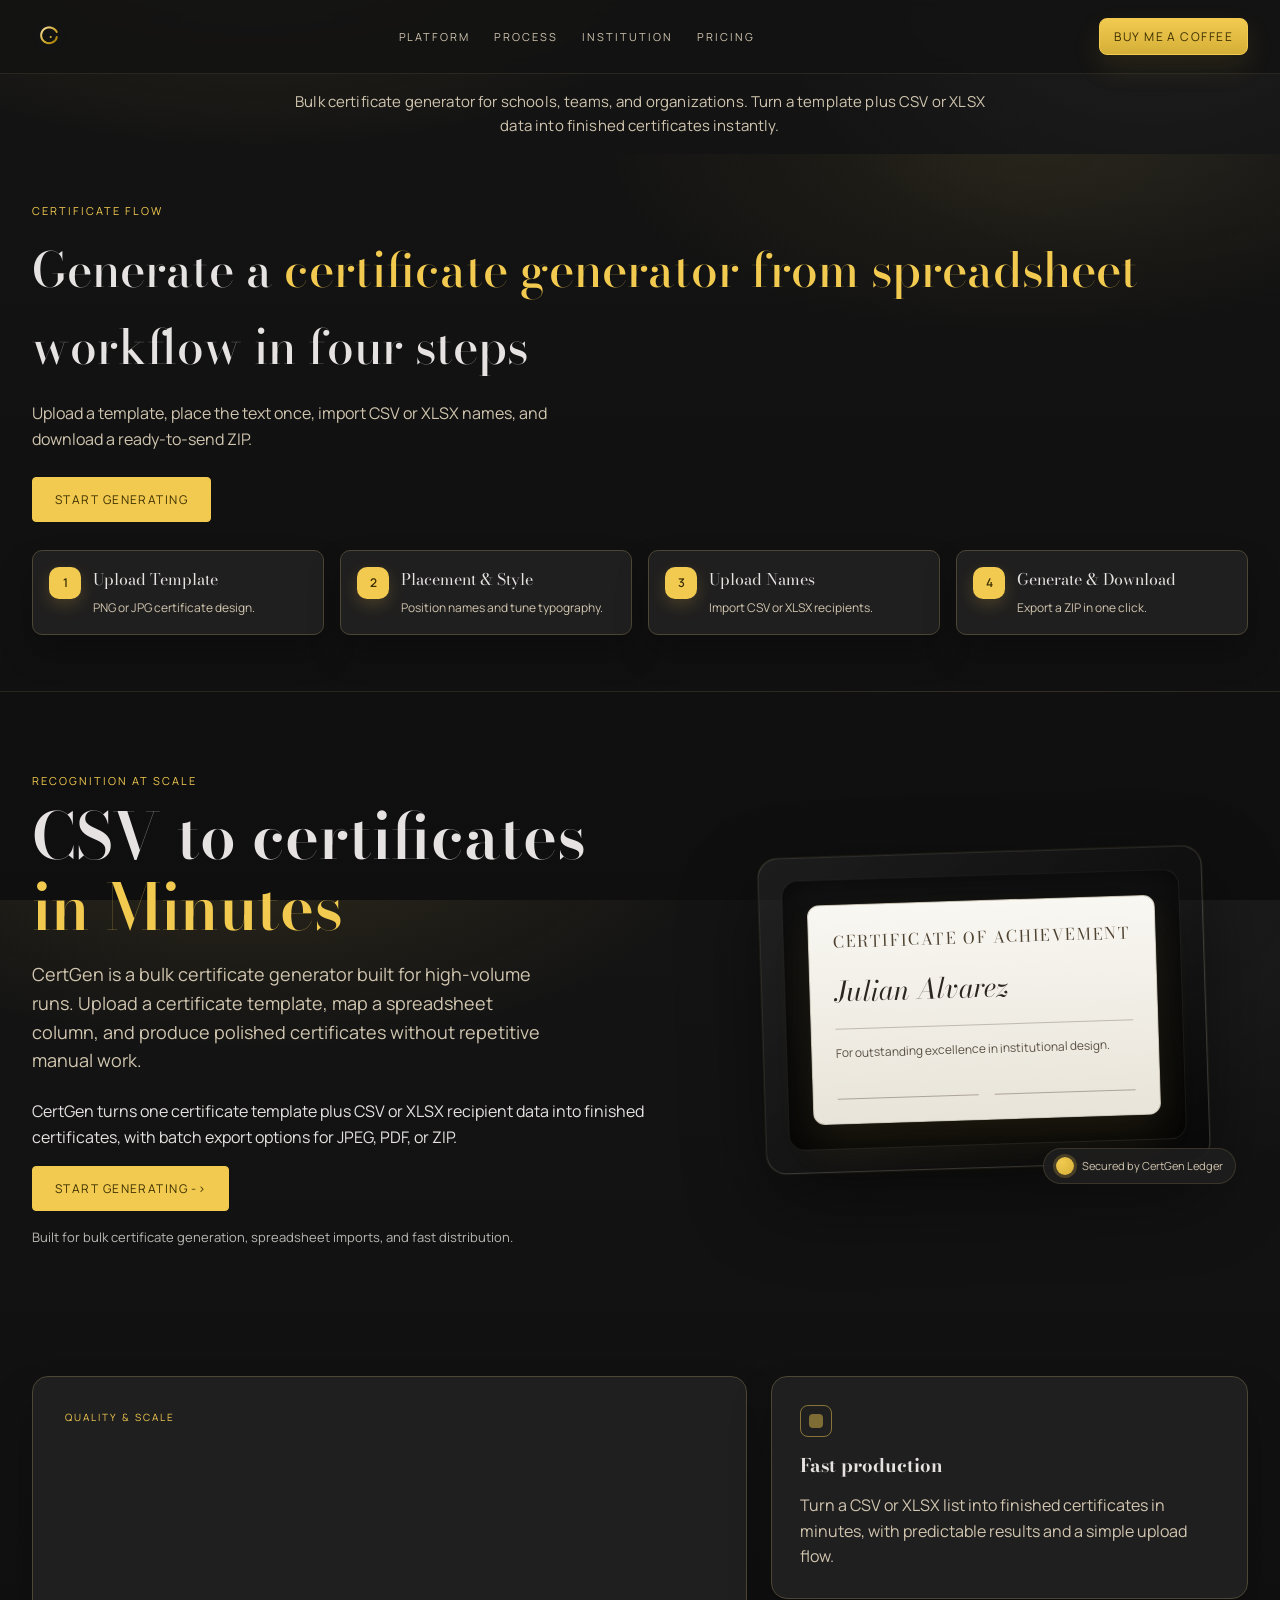
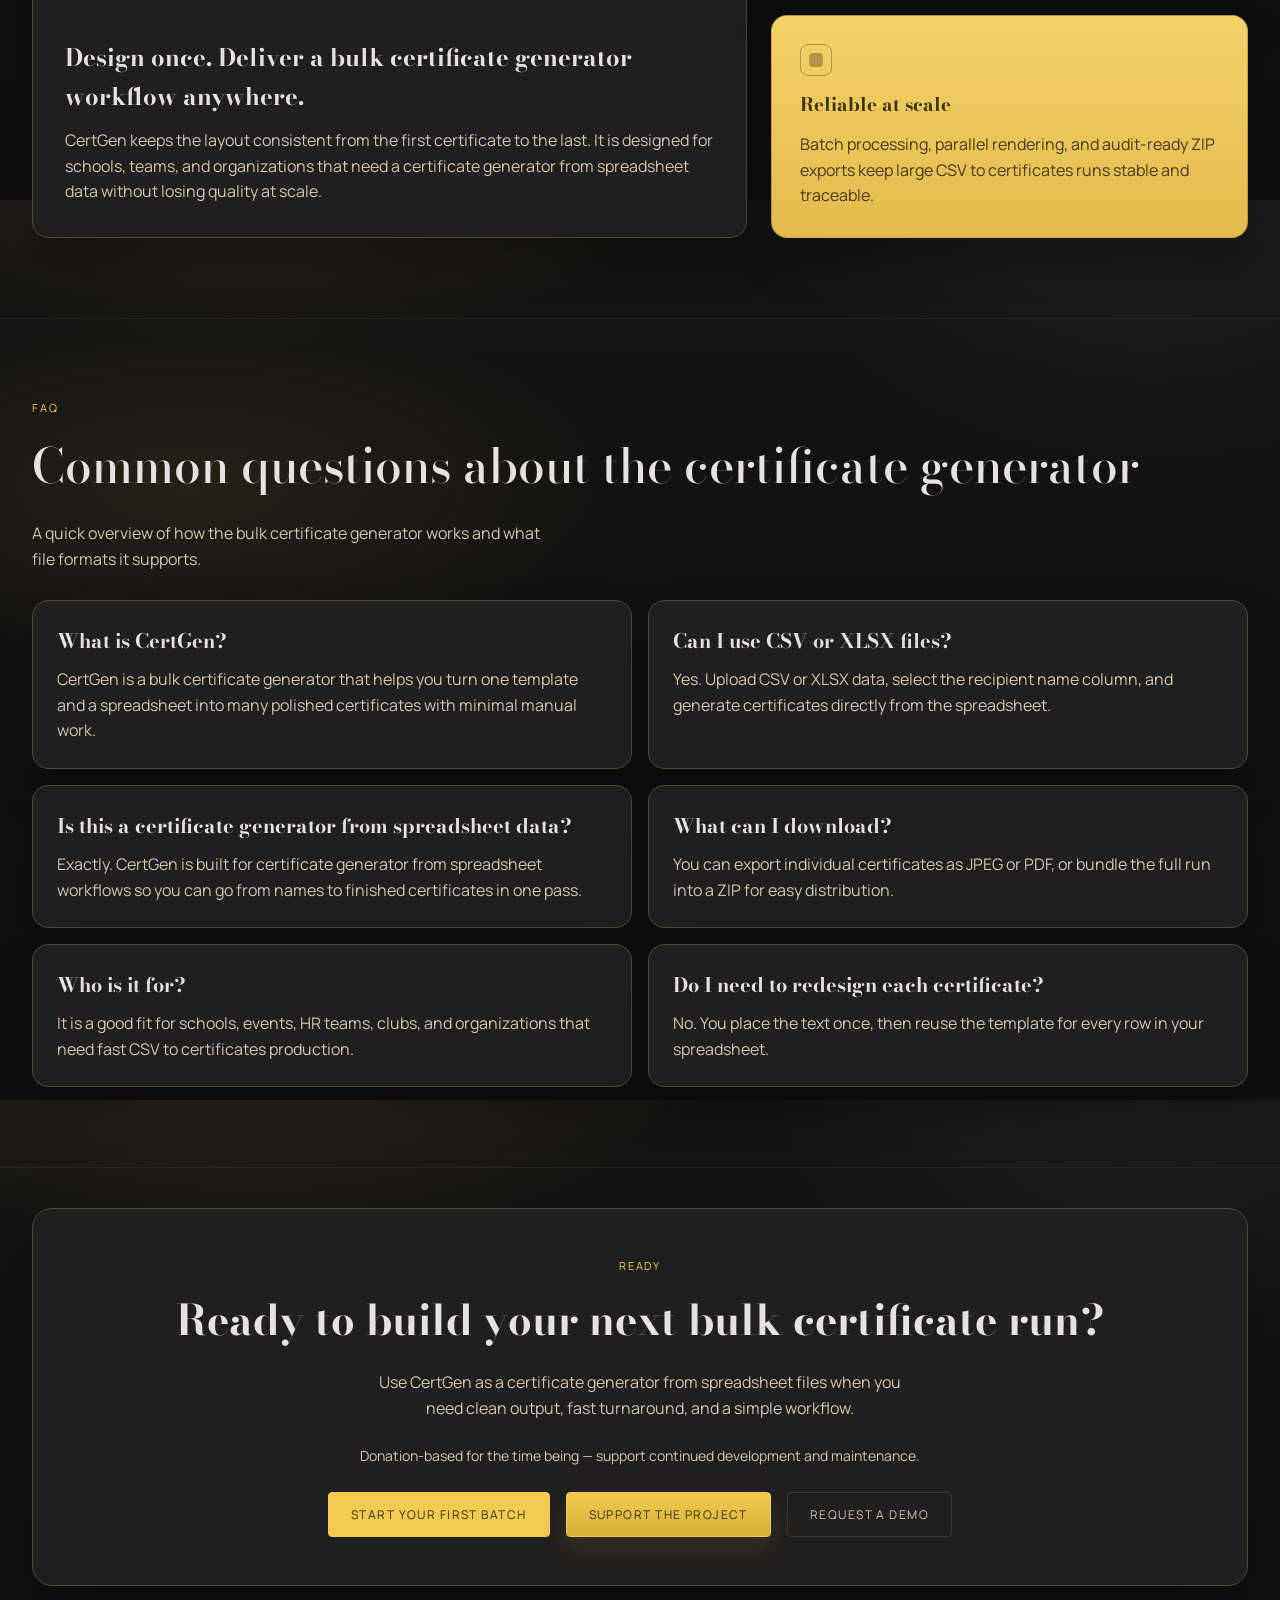
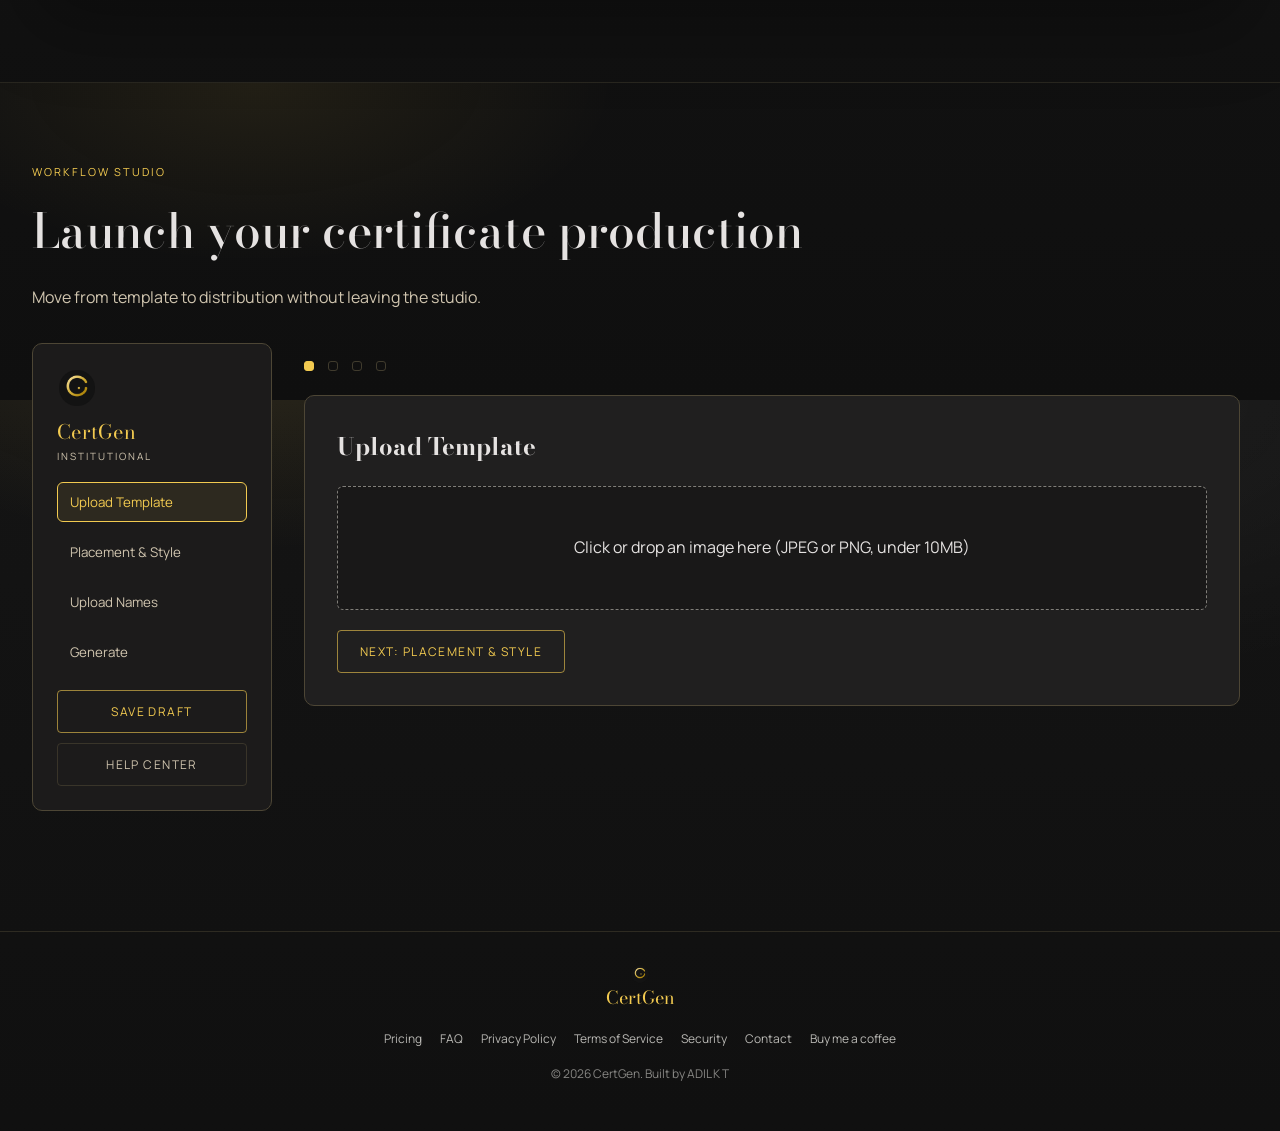
<file: frontend/index.html>
<!doctype html>
<html lang="en">

<head>
	<meta charset="utf-8" />
	<meta name="viewport" content="width=device-width,initial-scale=1" />
	<title>CertGen | Bulk Certificate Generator from CSV or XLSX</title>
	<meta name="description"
		content="Generate professional certificates in bulk from templates and spreadsheets. Upload a certificate design, place names, and export JPEG, PDF, or ZIP files fast." />
	<meta name="robots" content="index,follow" />
	<link rel="canonical" href="https://certgen-pro.netlify.app/" />
	<meta property="og:type" content="website" />
	<meta property="og:site_name" content="CertGen" />
	<meta property="og:title" content="CertGen | Bulk Certificate Generator from CSV or XLSX" />
	<meta property="og:description"
		content="Generate professional certificates in bulk from templates and spreadsheets. Upload a certificate design, place names, and export JPEG, PDF, or ZIP files fast." />
	<meta property="og:url" content="https://certgen-pro.netlify.app/" />
	<meta property="og:image" content="https://certgen-pro.netlify.app/assets/logo.png" />
	<meta property="twitter:card" content="summary_large_image" />
	<meta property="twitter:title" content="CertGen | Bulk Certificate Generator from CSV or XLSX" />
	<meta property="twitter:description"
		content="Generate professional certificates in bulk from templates and spreadsheets. Upload a certificate design, place names, and export JPEG, PDF, or ZIP files fast." />
	<meta property="twitter:image" content="https://certgen-pro.netlify.app/assets/logo.png" />
	<link rel="alternate" type="text/plain" href="llms.txt" title="LLMs.txt" />
	<script type="application/ld+json">
		{
		  "@context": "https://schema.org",
		  "@graph": [
		    {
		      "@type": "WebSite",
		      "name": "CertGen",
		      "url": "https://certgen-pro.netlify.app/",
		      "description": "Bulk certificate generator for spreadsheets, templates, and fast certificate production."
		    },
		    {
		      "@type": "SoftwareApplication",
		      "name": "CertGen",
		      "url": "https://certgen-pro.netlify.app/",
		      "applicationCategory": "BusinessApplication",
		      "operatingSystem": "Web",
		      "description": "Bulk certificate generator from CSV or XLSX files for fast certificate creation from templates.",
		      "image": "https://certgen-pro.netlify.app/assets/logo.png",
		      "offers": {
		        "@type": "Offer",
		        "price": "0",
		        "priceCurrency": "USD"
		      }
		    },
		    {
		      "@type": "HowTo",
		      "name": "How to generate certificates with CertGen",
		      "description": "Upload a template, place the text, import names, and export a ZIP of finished certificates.",
		      "step": [
		        {
		          "@type": "HowToStep",
		          "name": "Upload a template",
		          "text": "Upload a PNG or JPG certificate design to start the workflow."
		        },
		        {
		          "@type": "HowToStep",
		          "name": "Place and style the text",
		          "text": "Set the name position, pick a font, and tune the size, color, and alignment."
		        },
		        {
		          "@type": "HowToStep",
		          "name": "Import names from a spreadsheet",
		          "text": "Upload CSV or XLSX data and choose the column that contains recipient names."
		        },
		        {
		          "@type": "HowToStep",
		          "name": "Generate and download",
		          "text": "Create the certificate batch and download the finished JPEG, PDF, or ZIP files."
		        }
		      ]
		    },
		    {
		      "@type": "FAQPage",
		      "mainEntity": [
		        {
		          "@type": "Question",
		          "name": "What is CertGen used for?",
		          "acceptedAnswer": {
		            "@type": "Answer",
		            "text": "CertGen is a bulk certificate generator that turns a template plus a spreadsheet into finished certificates in JPEG, PDF, or ZIP format."
		          }
		        },
		        {
		          "@type": "Question",
		          "name": "Can I generate certificates from a spreadsheet?",
		          "acceptedAnswer": {
		            "@type": "Answer",
		            "text": "Yes. Upload a CSV or XLSX file, choose the name column, and CertGen will create one certificate per row."
		          }
		        },
		        {
		          "@type": "Question",
		          "name": "Does CertGen support CSV to certificates workflows?",
		          "acceptedAnswer": {
		            "@type": "Answer",
		            "text": "Yes. CertGen is designed for CSV to certificates workflows, so you can go from recipient list to a downloadable ZIP quickly."
		          }
		        },
		        {
		          "@type": "Question",
		          "name": "What file types can I upload and download?",
		          "acceptedAnswer": {
		            "@type": "Answer",
		            "text": "You can upload PNG or JPG templates and CSV or XLSX recipient lists, then download certificates as JPEG, PDF, or ZIP."
		          }
		        }
		      ]
		    }
		  ]
		}
		</script>
	<link rel="preconnect" href="https://fonts.gstatic.com" crossorigin>
	<link
		href="https://fonts.googleapis.com/css2?family=Bodoni+Moda:wght@400;500;600&family=Manrope:wght@400;500;600&display=swap"
		rel="stylesheet">
	<link rel="stylesheet" href="css/main.css">
	<link rel="icon" href="assets/favicon.png" type="image/png">
	<link rel="apple-touch-icon" href="assets/favicon.png">
	<meta name="theme-color" content="#f2ca50">
</head>

<body>
	<header class="site-header">
		<div class="nav">
			<div class="brand-mark"><img src="assets/logo.png" alt="CertGen" class="brand-logo" /></div>
			<nav class="nav-links" aria-label="Primary">
				<a href="#platform">Platform</a>
				<a href="#process">Process</a>
				<a href="#institution">Institution</a>
				<a href="#pricing">Pricing</a>
			</nav>
			<a class="btn donate nav-cta" href="https://www.buymeacoffee.com/a_k_t_16" target="_blank" rel="noopener"
				aria-label="Support the project on Buy Me a Coffee">Buy me a coffee</a>
		</div>
	</header>

	<main class="page">
		<section class="tagline-banner">
			<div class="container">
				<p class="tagline">Bulk certificate generator for schools, teams, and organizations. Turn a template
					plus CSV or XLSX data into finished certificates instantly.</p>
			</div>
		</section>

		<section class="workflow-section" id="process">
			<div class="container">
				<div class="process-header">
					<div>
						<div class="section-kicker">CERTIFICATE FLOW</div>
						<h2 class="section-title">Generate a <span class="accent">certificate generator from
								spreadsheet</span> workflow in four steps</h2>
						<p class="section-subtitle">Upload a template, place the text once, import CSV or XLSX names,
							and download a ready-to-send ZIP.</p>
					</div>
					<a class="btn primary" href="#workflow-app">Start Generating</a>
				</div>
				<div class="process-steps" aria-label="Certificate generation steps">
					<div class="process-step">
						<div class="process-num">1</div>
						<div>
							<div class="process-title">Upload Template</div>
							<p class="process-desc">PNG or JPG certificate design.</p>
						</div>
					</div>
					<div class="process-step">
						<div class="process-num">2</div>
						<div>
							<div class="process-title">Placement &amp; Style</div>
							<p class="process-desc">Position names and tune typography.</p>
						</div>
					</div>
					<div class="process-step">
						<div class="process-num">3</div>
						<div>
							<div class="process-title">Upload Names</div>
							<p class="process-desc">Import CSV or XLSX recipients.</p>
						</div>
					</div>
					<div class="process-step">
						<div class="process-num">4</div>
						<div>
							<div class="process-title">Generate &amp; Download</div>
							<p class="process-desc">Export a ZIP in one click.</p>
						</div>
					</div>
				</div>
			</div>
		</section>

		<section class="hero" id="platform">
			<div class="container hero-grid">
				<div class="hero-copy">
					<div class="section-kicker">RECOGNITION AT SCALE</div>
					<h1 class="hero-title">
						CSV to certificates<br>
						<span class="hero-accent">in Minutes</span>
					</h1>
					<p class="hero-sub">
						CertGen is a bulk certificate generator built for high-volume runs. Upload a certificate
						template, map a spreadsheet column, and produce polished certificates without repetitive manual
						work.
					</p>
					<p class="hero-answer">
						CertGen turns one certificate template plus CSV or XLSX recipient data into finished
						certificates, with batch export options for JPEG, PDF, or ZIP.
					</p>
					<div class="hero-actions">
						<a class="btn primary" href="#workflow-app">Start Generating -&gt;</a>
					</div>
					<div class="hero-footnote">Built for bulk certificate generation, spreadsheet imports, and fast
						distribution.</div>
				</div>
				<div class="hero-visual" aria-hidden="true">
					<div class="visual-frame">
						<div class="visual-glass">
							<div class="certificate-card">
								<div class="certificate-title">Certificate of Achievement</div>
								<div class="certificate-name">Julian Alvarez</div>
								<div class="certificate-line"></div>
								<div class="certificate-body">For outstanding excellence in institutional design.</div>
								<div class="certificate-signatures">
									<div class="signature"></div>
									<div class="signature"></div>
								</div>
							</div>
						</div>
					</div>
					<div class="ledger-badge">
						<div class="ledger-dot"></div>
						Secured by CertGen Ledger
					</div>
				</div>
			</div>
		</section>

		<section class="feature-section" id="institution">
			<div class="container feature-grid">
				<div class="feature-card large">
					<div class="feature-tag">QUALITY &amp; SCALE</div>
					<h2>Design once. Deliver a bulk certificate generator workflow anywhere.</h2>
					<p>CertGen keeps the layout consistent from the first certificate to the last. It is designed for
						schools, teams, and organizations that need a certificate generator from spreadsheet data
						without losing quality at scale.</p>
				</div>
				<div class="feature-stack">
					<div class="feature-card">
						<div class="feature-icon"></div>
						<h3>Fast production</h3>
						<p>Turn a CSV or XLSX list into finished certificates in minutes, with predictable results and a
							simple upload flow.</p>
					</div>
					<div class="feature-card gold">
						<div class="feature-icon dark"></div>
						<h3>Reliable at scale</h3>
						<p>Batch processing, parallel rendering, and audit-ready ZIP exports keep large CSV to
							certificates runs stable and traceable.</p>
					</div>
				</div>
			</div>
		</section>

		<section class="faq-section" id="faq">
			<div class="container">
				<div class="section-kicker">FAQ</div>
				<h2 class="section-title">Common questions about the certificate generator</h2>
				<p class="section-subtitle">A quick overview of how the bulk certificate generator works and what file
					formats it supports.</p>
				<div class="faq-grid">
					<article class="faq-card">
						<h3>What is CertGen?</h3>
						<p>CertGen is a bulk certificate generator that helps you turn one template and a spreadsheet
							into many polished certificates with minimal manual work.</p>
					</article>
					<article class="faq-card">
						<h3>Can I use CSV or XLSX files?</h3>
						<p>Yes. Upload CSV or XLSX data, select the recipient name column, and generate certificates
							directly from the spreadsheet.</p>
					</article>
					<article class="faq-card">
						<h3>Is this a certificate generator from spreadsheet data?</h3>
						<p>Exactly. CertGen is built for certificate generator from spreadsheet workflows so you can go
							from names to finished certificates in one pass.</p>
					</article>
					<article class="faq-card">
						<h3>What can I download?</h3>
						<p>You can export individual certificates as JPEG or PDF, or bundle the full run into a ZIP for
							easy distribution.</p>
					</article>
					<article class="faq-card">
						<h3>Who is it for?</h3>
						<p>It is a good fit for schools, events, HR teams, clubs, and organizations that need fast CSV
							to certificates production.</p>
					</article>
					<article class="faq-card">
						<h3>Do I need to redesign each certificate?</h3>
						<p>No. You place the text once, then reuse the template for every row in your spreadsheet.</p>
					</article>
				</div>
			</div>
		</section>


		<section class="cta-section" id="pricing">
			<div class="container">
				<div class="cta-card">
					<div class="section-kicker">READY</div>
					<h2>Ready to build your next bulk certificate run?</h2>
					<p>Use CertGen as a certificate generator from spreadsheet files when you need clean output, fast
						turnaround, and a simple workflow.</p>
					<p class="donation-note">Donation-based for the time being — support continued development and
						maintenance.</p>
					<div class="cta-actions">
						<a class="btn primary" href="#workflow-app">Start Your First Batch</a>
						<a class="btn donate" href="https://www.buymeacoffee.com/a_k_t_16" target="_blank"
							rel="noopener" aria-label="Support the project on Buy Me a Coffee">Support the project</a>
						<a class="btn ghost" href="#workflow-app">Request a Demo</a>
					</div>
				</div>
			</div>
		</section>

		<section id="workflow-app" class="app-shell">
			<div class="container app-intro">
				<div class="section-kicker">WORKFLOW STUDIO</div>
				<h2 class="section-title">Launch your certificate production</h2>
				<p class="section-subtitle">Move from template to distribution without leaving the studio.</p>
			</div>

			<!-- Page layout: left sidebar and content column -->
			<div class="layout">
				<aside class="sidebar" role="navigation" aria-label="Workflow">
					<div class="brand">
						<img src="assets/logo.png" alt="CertGen" class="sidebar-logo" />
						<div class="brand-title">CertGen</div>
						<div class="brand-sub">INSTITUTIONAL</div>
					</div>
					<nav class="side-nav">
						<button class="side-item active">Upload Template</button>
						<button class="side-item">Placement &amp; Style</button>
						<button class="side-item">Upload Names</button>
						<button class="side-item">Generate</button>
					</nav>
					<div class="side-actions">
						<button class="btn">Save Draft</button>
						<button class="btn ghost">Help Center</button>
					</div>
				</aside>

				<div class="content">
					<div id="step-indicator">
						<div class="indicator-line">
							<div class="marker active"><span>Template</span></div>
							<div class="marker"><span>Placement &amp; Style</span></div>
							<div class="marker"><span>Names</span></div>
							<div class="marker"><span>Generate</span></div>
						</div>
					</div>

					<div class="app-main">
						<section id="step-1" class="step">
							<div class="step-number">1</div>
							<div class="card">
								<h2>Upload Template</h2>
								<div id="template-drop-zone" class="upload-zone">Click or drop an image here (JPEG or
									PNG, under 10MB)</div>
								<input id="template-input" type="file" accept="image/jpeg,image/png"
									style="display:none" />
								<div id="template-info" class="info" style="display:none"></div>
								<div id="template-warning" class="upload-warning" style="display:none"></div>
								<div class="actions"><button class="btn" id="to-step-2">Next: Placement &amp;
										Style</button></div>
							</div>
						</section>

						<section id="step-2" class="step" style="display:none">
							<div class="step-number">2</div>
							<div class="card">
								<h2>Placement &amp; Style</h2>
								<div class="place-style-grid">
									<div class="place-panel">
										<div class="coord-panel">
											<div class="coord-item"><span class="coord-label">X</span> <span
													id="coord-x">0 px</span></div>
											<div class="coord-item"><span class="coord-label">Y</span> <span
													id="coord-y">0 px</span></div>
											<label class="snap-label"><input id="snap-toggle" type="checkbox" /> Snap
												10px</label>
										</div>
										<div id="live-preview">
											<canvas id="preview-canvas" width="400" height="250"></canvas>
											<div class="preview-controls">
												<button id="preview-zoom" title="Open larger preview">🔍</button>
												<button id="preview-fullscreen" title="Fullscreen preview">⛶</button>
											</div>
										</div>
										<div id="position-display">X: 50.0% Y: 58.0%</div>
										<div id="text-toolbar" class="text-toolbar" aria-hidden="false">
											<div class="toolbar-group">
												<div class="toolbar-label">Style</div>
												<div class="toolbar-controls">
													<button id="toolbar-bold" class="toolbar-btn" title="Bold"
														aria-pressed="false">
														<span class="toolbar-icon">B</span>
														<span class="toolbar-text">Bold</span>
													</button>
													<button id="toolbar-italic" class="toolbar-btn" title="Italic"
														aria-pressed="false">
														<span class="toolbar-icon">I</span>
														<span class="toolbar-text">Italic</span>
													</button>
												</div>
											</div>
											<div class="toolbar-group">
												<div class="toolbar-label">Size</div>
												<div class="toolbar-controls">
													<button id="toolbar-decrease" class="toolbar-btn"
														title="Smaller">A-</button>
													<span id="toolbar-size" class="toolbar-size">32pt</span>
													<button id="toolbar-increase" class="toolbar-btn"
														title="Larger">A+</button>
												</div>
											</div>
											<div class="toolbar-group">
												<div class="toolbar-label">Align</div>
												<div class="toolbar-controls">
													<button id="toolbar-align-left" class="toolbar-btn"
														title="Align left" aria-pressed="false">Left</button>
													<button id="toolbar-align-center" class="toolbar-btn active"
														title="Align center" aria-pressed="true">Center</button>
													<button id="toolbar-align-right" class="toolbar-btn"
														title="Align right" aria-pressed="false">Right</button>
												</div>
											</div>
										</div>
									</div>
									<div class="style-panel">
										<div class="controls-row">
											<div class="control">
												<label class="label">Font</label>
												<div id="font-cards" class="font-cards"></div>
											</div>
											<div class="control">
												<label class="label">Size</label>
												<div class="range-wrap">
													<input id="font-size-slider" type="range" min="24" max="100"
														value="64" />
													<span id="font-size-value">64</span>
												</div>
											</div>
											<div class="control">
												<label class="label">Color</label>
												<input id="font-color-picker" type="color" value="#C9A84C" />
												<div class="color-swatches">
													<button class="color-swatch" data-color="#C9A84C"
														style="background:#C9A84C"></button>
													<button class="color-swatch" data-color="#8B6F2E"
														style="background:#8B6F2E"></button>
													<button class="color-swatch" data-color="#ffffff"
														style="background:#ffffff;border:1px solid #ddd"></button>
													<button class="color-swatch" data-color="#0A3EA8"
														style="background:#0A3EA8"></button>
												</div>
											</div>
										</div>

										<div class="control">
											<label class="label">Output Format</label>
											<div class="format-group" role="radiogroup" aria-label="Output format">
												<label class="format-option">
													<input type="radio" name="output-format" value="jpeg" checked />
													<span class="format-card">
														<span class="format-title">JPEG</span>
														<span class="format-sub">One image per name</span>
													</span>
												</label>
												<label class="format-option">
													<input type="radio" name="output-format" value="pdf" />
													<span class="format-card">
														<span class="format-title">PDF</span>
														<span class="format-sub">Print-ready files</span>
													</span>
												</label>
												<label class="format-option">
													<input type="radio" name="output-format" value="both" />
													<span class="format-card">
														<span class="format-title">Both</span>
														<span class="format-sub">JPEG + PDF in folders</span>
													</span>
												</label>
											</div>
											<div id="output-format-hint" class="output-hint">Output: JPEG only</div>
										</div>


									</div>
								</div>
								<div class="actions"><button class="btn" id="to-step-3">Next: Names</button></div>
							</div>
						</section>

						<section id="step-3" class="step" style="display:none">
							<div class="step-number">3</div>
							<div class="card">
								<h2>Upload Names</h2>
								<div id="spreadsheet-drop-zone" class="upload-zone">Click or drop a CSV or XLSX file
									here (under 5MB)</div>
								<input id="spreadsheet-input" type="file" accept=".csv,.xlsx" style="display:none" />
								<div style="text-align: center; margin-top: 1rem;">
									<p style="margin: 0.5rem 0; color: #666; font-size: 0.9rem;">or</p>
									<button type="button" id="try-sample-btn" class="btn secondary"
										style="font-size: 0.9rem; padding: 0.5rem 1rem;">Try Sample File</button>
								</div>
								<div id="spreadsheet-warning" class="upload-warning" style="display:none"></div>
								<div id="spreadsheet-info" class="info" style="display:none">
									<div id="row-count"></div>
									<!-- Upload success callout (filled by uploader.js) -->
									<div id="upload-success" class="upload-success" style="display:none"></div>
									<!-- Lightweight preview warnings (empty/duplicates in preview) -->
									<div id="preview-warning" class="upload-warning" style="display:none"></div>
									<label class="label">Column</label>
									<select id="column-select"></select>
									<div id="preview-table-wrap">
										<table id="preview-table"></table>
									</div>
								</div>
								<div class="actions"><button class="btn" id="to-step-4">Next: Generate</button></div>
							</div>
						</section>

						<section id="step-4" class="step" style="display:none">
							<div class="step-number">4</div>
							<div class="generate-grid">
								<div class="card generate-panel">
									<h2>Generate</h2>
									<button class="btn big-cta" id="generate-btn">Generate My Certificates →</button>

									<div id="progress-hero" class="progress-hero" style="display:none">
										<div class="hero-badges">
											<div class="badge files-badge"><span id="files-count">0</span> Files</div>
											<div class="badge dpi-badge">300 DPI</div>
										</div>
										<div class="hero-percent"><span class="big-percent">0%</span></div>
										<div class="hero-status">Rendering assets — <span id="eta">Estimating…</span>
										</div>
										<div id="traffic-warning" class="traffic-warning" style="display:none"
											aria-live="polite">Experiencing high traffic, may be slow</div>
										<div id="progress-bar-wrap" class="progress" style="display:none">
											<div class="progress-outer">
												<div class="progress-inner" style="width:0%"></div>
											</div>
											<div class="progress-text">0%</div>
										</div>
									</div>

									<div id="result-area" style="display:none">
										<div class="success">Certificates ready.</div>
										<div class="actions">
											<button class="btn" id="download-zip">Download ZIP</button>
											<button class="btn" id="new-batch">Start new batch</button>
										</div>
									</div>
								</div>

								<aside class="card generate-preview-card" aria-label="Final preview">
									<div class="preview-header">Final Preview</div>
									<canvas id="generate-preview-canvas" width="400" height="250"></canvas>
									<div class="preview-caption">Matches your placement and styling</div>
								</aside>
							</div>
						</section>
					</div>

				</div> <!-- /.content -->

			</div> <!-- /.layout -->
		</section>
	</main>

	<footer class="site-footer">
		<div class="container footer-inner">
			<div class="footer-brand" style="display: block;align-items: center;"><img src="assets/logo.png"
					alt="CertGen" class="footer-logo" style="display: block;margin: 0 auto;" /> CertGen</div>
			<div class="footer-links">
				<a href="#pricing">Pricing</a>
				<a href="#faq">FAQ</a>
				<a href="privacy.html">Privacy Policy</a>
				<a href="terms.html">Terms of Service</a>
				<a href="security.html">Security</a>
				<a href="#platform">Contact</a>
				<a href="https://www.buymeacoffee.com/a_k_t_16" target="_blank" rel="noopener"
					aria-label="Support the project on Buy Me a Coffee">Buy me a coffee</a>
			</div>
			<div class="footer-note">© 2026 CertGen. Built by ADIL K T</div>
		</div>
	</footer>

	<!-- Modal for enlarged preview -->
	<div id="preview-modal" class="modal" aria-hidden="true">
		<div class="modal-card">
			<canvas id="modal-canvas"></canvas>
			<div style="text-align:right;margin-top:8px;"><button id="modal-close" class="btn">Close</button></div>
		</div>
	</div>
	<script type="module" src="js/app.js"></script>
</body>

</html>
</file>
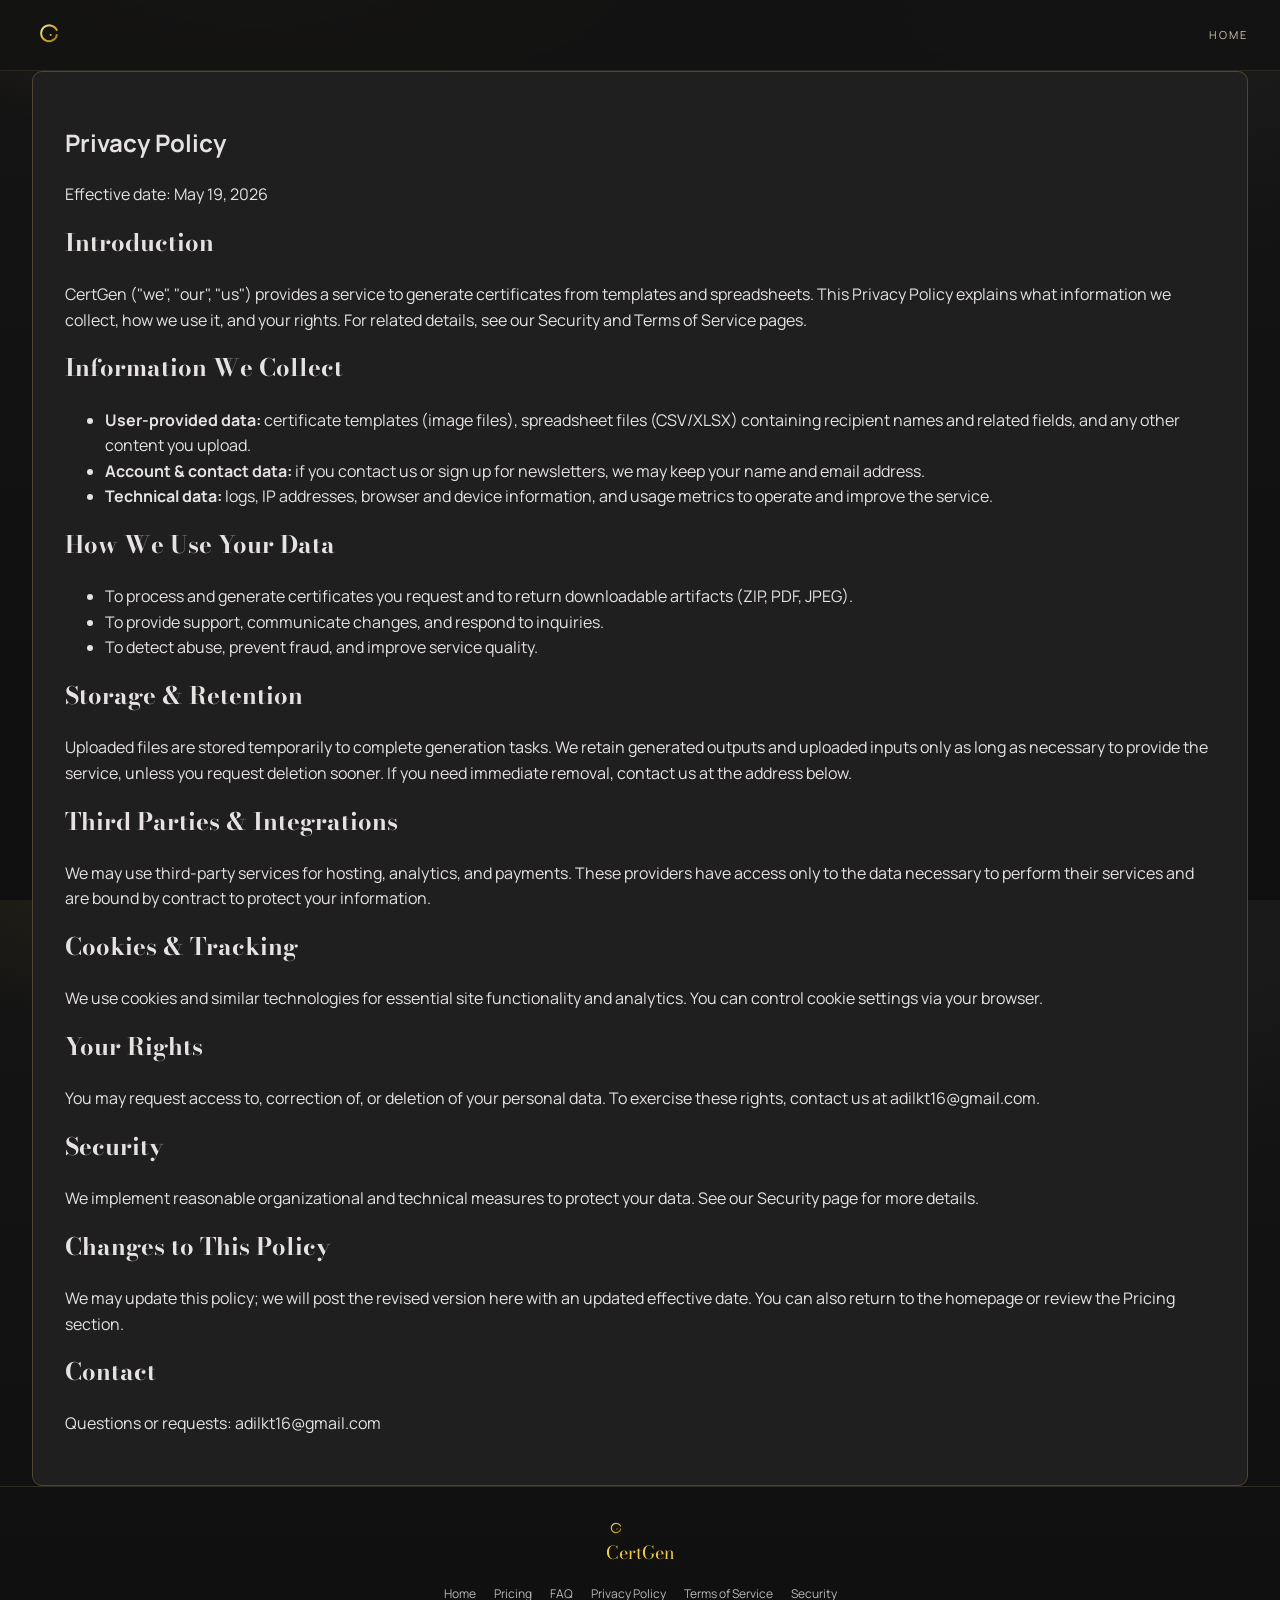
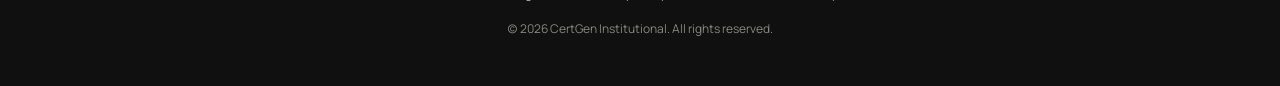
<file: frontend/privacy.html>
<!doctype html>
<html lang="en">
  <head>
    <meta charset="utf-8" />
    <meta name="viewport" content="width=device-width,initial-scale=1" />
    <title>Privacy Policy | CertGen</title>
    <meta name="description" content="Read how CertGen collects, uses, stores, and protects uploaded certificate templates, spreadsheets, and generated outputs." />
    <meta name="robots" content="index,follow" />
    <link rel="canonical" href="https://certgen-pro.netlify.app/privacy.html" />
    <meta property="og:type" content="website" />
    <meta property="og:site_name" content="CertGen" />
    <meta property="og:title" content="Privacy Policy | CertGen" />
    <meta property="og:description" content="Read how CertGen collects, uses, stores, and protects uploaded certificate templates, spreadsheets, and generated outputs." />
    <meta property="og:url" content="https://certgen-pro.netlify.app/privacy.html" />
    <meta property="og:image" content="https://certgen-pro.netlify.app/assets/logo.png" />
    <meta property="twitter:card" content="summary_large_image" />
    <meta property="twitter:title" content="Privacy Policy | CertGen" />
    <meta property="twitter:description" content="Read how CertGen collects, uses, stores, and protects uploaded certificate templates, spreadsheets, and generated outputs." />
    <meta property="twitter:image" content="https://certgen-pro.netlify.app/assets/logo.png" />
    <link rel="preconnect" href="https://fonts.gstatic.com" crossorigin>
    <link href="https://fonts.googleapis.com/css2?family=Bodoni+Moda:wght@400;500;600&family=Manrope:wght@400;500;600&display=swap" rel="stylesheet">
    <link rel="stylesheet" href="css/main.css">
    <link rel="icon" href="assets/favicon.png" type="image/png">
  </head>
  <body>
    <header class="site-header">
      <div class="nav">
        <div class="brand-mark"><a href="index.html"><img src="assets/logo.png" alt="CertGen" class="brand-logo" /></a></div>
        <nav class="nav-links" aria-label="Primary">
          <a href="index.html">Home</a>
        </nav>
      </div>
    </header>

    <main class="page container">
      <section class="card">
        <h1>Privacy Policy</h1>
        <p>Effective date: May 19, 2026</p>

        <h2>Introduction</h2>
        <p>CertGen ("we", "our", "us") provides a service to generate certificates from templates and spreadsheets. This Privacy Policy explains what information we collect, how we use it, and your rights. For related details, see our <a href="security.html">Security</a> and <a href="terms.html">Terms of Service</a> pages.</p>

        <h2>Information We Collect</h2>
        <ul>
          <li><strong>User-provided data:</strong> certificate templates (image files), spreadsheet files (CSV/XLSX) containing recipient names and related fields, and any other content you upload.</li>
          <li><strong>Account & contact data:</strong> if you contact us or sign up for newsletters, we may keep your name and email address.</li>
          <li><strong>Technical data:</strong> logs, IP addresses, browser and device information, and usage metrics to operate and improve the service.</li>
        </ul>

        <h2>How We Use Your Data</h2>
        <ul>
          <li>To process and generate certificates you request and to return downloadable artifacts (ZIP, PDF, JPEG).</li>
          <li>To provide support, communicate changes, and respond to inquiries.</li>
          <li>To detect abuse, prevent fraud, and improve service quality.</li>
        </ul>

        <h2>Storage & Retention</h2>
        <p>Uploaded files are stored temporarily to complete generation tasks. We retain generated outputs and uploaded inputs only as long as necessary to provide the service, unless you request deletion sooner. If you need immediate removal, contact us at the address below.</p>

        <h2>Third Parties & Integrations</h2>
        <p>We may use third-party services for hosting, analytics, and payments. These providers have access only to the data necessary to perform their services and are bound by contract to protect your information.</p>

        <h2>Cookies & Tracking</h2>
        <p>We use cookies and similar technologies for essential site functionality and analytics. You can control cookie settings via your browser.</p>

        <h2>Your Rights</h2>
        <p>You may request access to, correction of, or deletion of your personal data. To exercise these rights, contact us at <a href="mailto:adilkt16@gmail.com">adilkt16@gmail.com</a>.</p>

        <h2>Security</h2>
        <p>We implement reasonable organizational and technical measures to protect your data. See our <a href="security.html">Security</a> page for more details.</p>

        <h2>Changes to This Policy</h2>
        <p>We may update this policy; we will post the revised version here with an updated effective date. You can also return to the <a href="index.html">homepage</a> or review the <a href="index.html#pricing">Pricing</a> section.</p>

        <h2>Contact</h2>
        <p>Questions or requests: <a href="mailto:adilkt16@gmail.com">adilkt16@gmail.com</a></p>
      </section>
    </main>

    <footer class="site-footer">
      <div class="container footer-inner">
        <div class="footer-brand"><img src="assets/logo.png" alt="CertGen" class="footer-logo" /> CertGen</div>
        <div class="footer-links">
  		  <a href="index.html">Home</a>
  		  <a href="index.html#pricing">Pricing</a>
  		  <a href="index.html#faq">FAQ</a>
          <a href="privacy.html">Privacy Policy</a>
          <a href="terms.html">Terms of Service</a>
          <a href="security.html">Security</a>
        </div>
        <div class="footer-note">(c) 2026 CertGen Institutional. All rights reserved.</div>
      </div>
    </footer>

  </body>
</html>
</file>
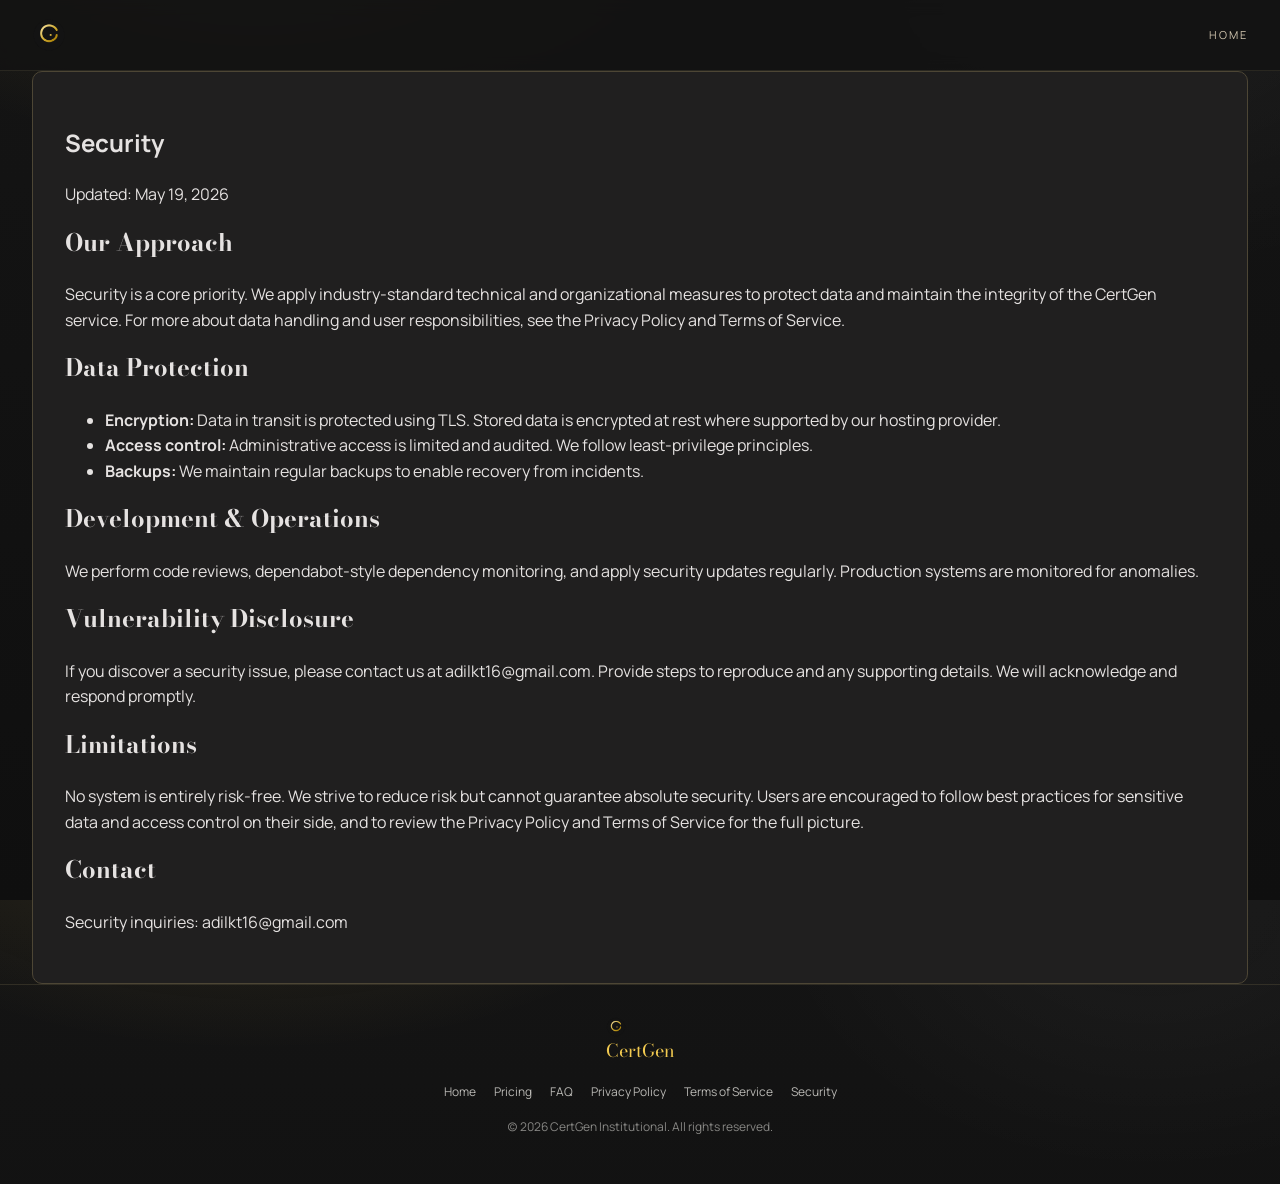
<file: frontend/security.html>
<!doctype html>
<html lang="en">
  <head>
    <meta charset="utf-8" />
    <meta name="viewport" content="width=device-width,initial-scale=1" />
    <title>Security | CertGen</title>
    <meta name="description" content="See how CertGen protects uploaded files, handles access control, and responds to vulnerability disclosures." />
    <meta name="robots" content="index,follow" />
    <link rel="canonical" href="https://certgen-pro.netlify.app/security.html" />
    <meta property="og:type" content="website" />
    <meta property="og:site_name" content="CertGen" />
    <meta property="og:title" content="Security | CertGen" />
    <meta property="og:description" content="See how CertGen protects uploaded files, handles access control, and responds to vulnerability disclosures." />
    <meta property="og:url" content="https://certgen-pro.netlify.app/security.html" />
    <meta property="og:image" content="https://certgen-pro.netlify.app/assets/logo.png" />
    <meta property="twitter:card" content="summary_large_image" />
    <meta property="twitter:title" content="Security | CertGen" />
    <meta property="twitter:description" content="See how CertGen protects uploaded files, handles access control, and responds to vulnerability disclosures." />
    <meta property="twitter:image" content="https://certgen-pro.netlify.app/assets/logo.png" />
    <link rel="preconnect" href="https://fonts.gstatic.com" crossorigin>
    <link href="https://fonts.googleapis.com/css2?family=Bodoni+Moda:wght@400;500;600&family=Manrope:wght@400;500;600&display=swap" rel="stylesheet">
    <link rel="stylesheet" href="css/main.css">
    <link rel="icon" href="assets/favicon.png" type="image/png">
  </head>
  <body>
    <header class="site-header">
      <div class="nav">
        <div class="brand-mark"><a href="index.html"><img src="assets/logo.png" alt="CertGen" class="brand-logo" /></a></div>
        <nav class="nav-links" aria-label="Primary">
          <a href="index.html">Home</a>
        </nav>
      </div>
    </header>

    <main class="page container">
      <section class="card">
        <h1>Security</h1>
        <p>Updated: May 19, 2026</p>

        <h2>Our Approach</h2>
        <p>Security is a core priority. We apply industry-standard technical and organizational measures to protect data and maintain the integrity of the CertGen service. For more about data handling and user responsibilities, see the <a href="privacy.html">Privacy Policy</a> and <a href="terms.html">Terms of Service</a>.</p>

        <h2>Data Protection</h2>
        <ul>
          <li><strong>Encryption:</strong> Data in transit is protected using TLS. Stored data is encrypted at rest where supported by our hosting provider.</li>
          <li><strong>Access control:</strong> Administrative access is limited and audited. We follow least-privilege principles.</li>
          <li><strong>Backups:</strong> We maintain regular backups to enable recovery from incidents.</li>
        </ul>

        <h2>Development & Operations</h2>
        <p>We perform code reviews, dependabot-style dependency monitoring, and apply security updates regularly. Production systems are monitored for anomalies.</p>

        <h2>Vulnerability Disclosure</h2>
        <p>If you discover a security issue, please contact us at <a href="mailto:adilkt16@gmail.com">adilkt16@gmail.com</a>. Provide steps to reproduce and any supporting details. We will acknowledge and respond promptly.</p>

        <h2>Limitations</h2>
        <p>No system is entirely risk-free. We strive to reduce risk but cannot guarantee absolute security. Users are encouraged to follow best practices for sensitive data and access control on their side, and to review the <a href="privacy.html">Privacy Policy</a> and <a href="terms.html">Terms of Service</a> for the full picture.</p>

        <h2>Contact</h2>
        <p>Security inquiries: <a href="mailto:adilkt16@gmail.com">adilkt16@gmail.com</a></p>
      </section>
    </main>

    <footer class="site-footer">
      <div class="container footer-inner">
        <div class="footer-brand"><img src="assets/logo.png" alt="CertGen" class="footer-logo" /> CertGen</div>
        <div class="footer-links">
  		  <a href="index.html">Home</a>
  		  <a href="index.html#pricing">Pricing</a>
  		  <a href="index.html#faq">FAQ</a>
          <a href="privacy.html">Privacy Policy</a>
          <a href="terms.html">Terms of Service</a>
          <a href="security.html">Security</a>
        </div>
        <div class="footer-note">(c) 2026 CertGen Institutional. All rights reserved.</div>
      </div>
    </footer>

  </body>
</html>
</file>
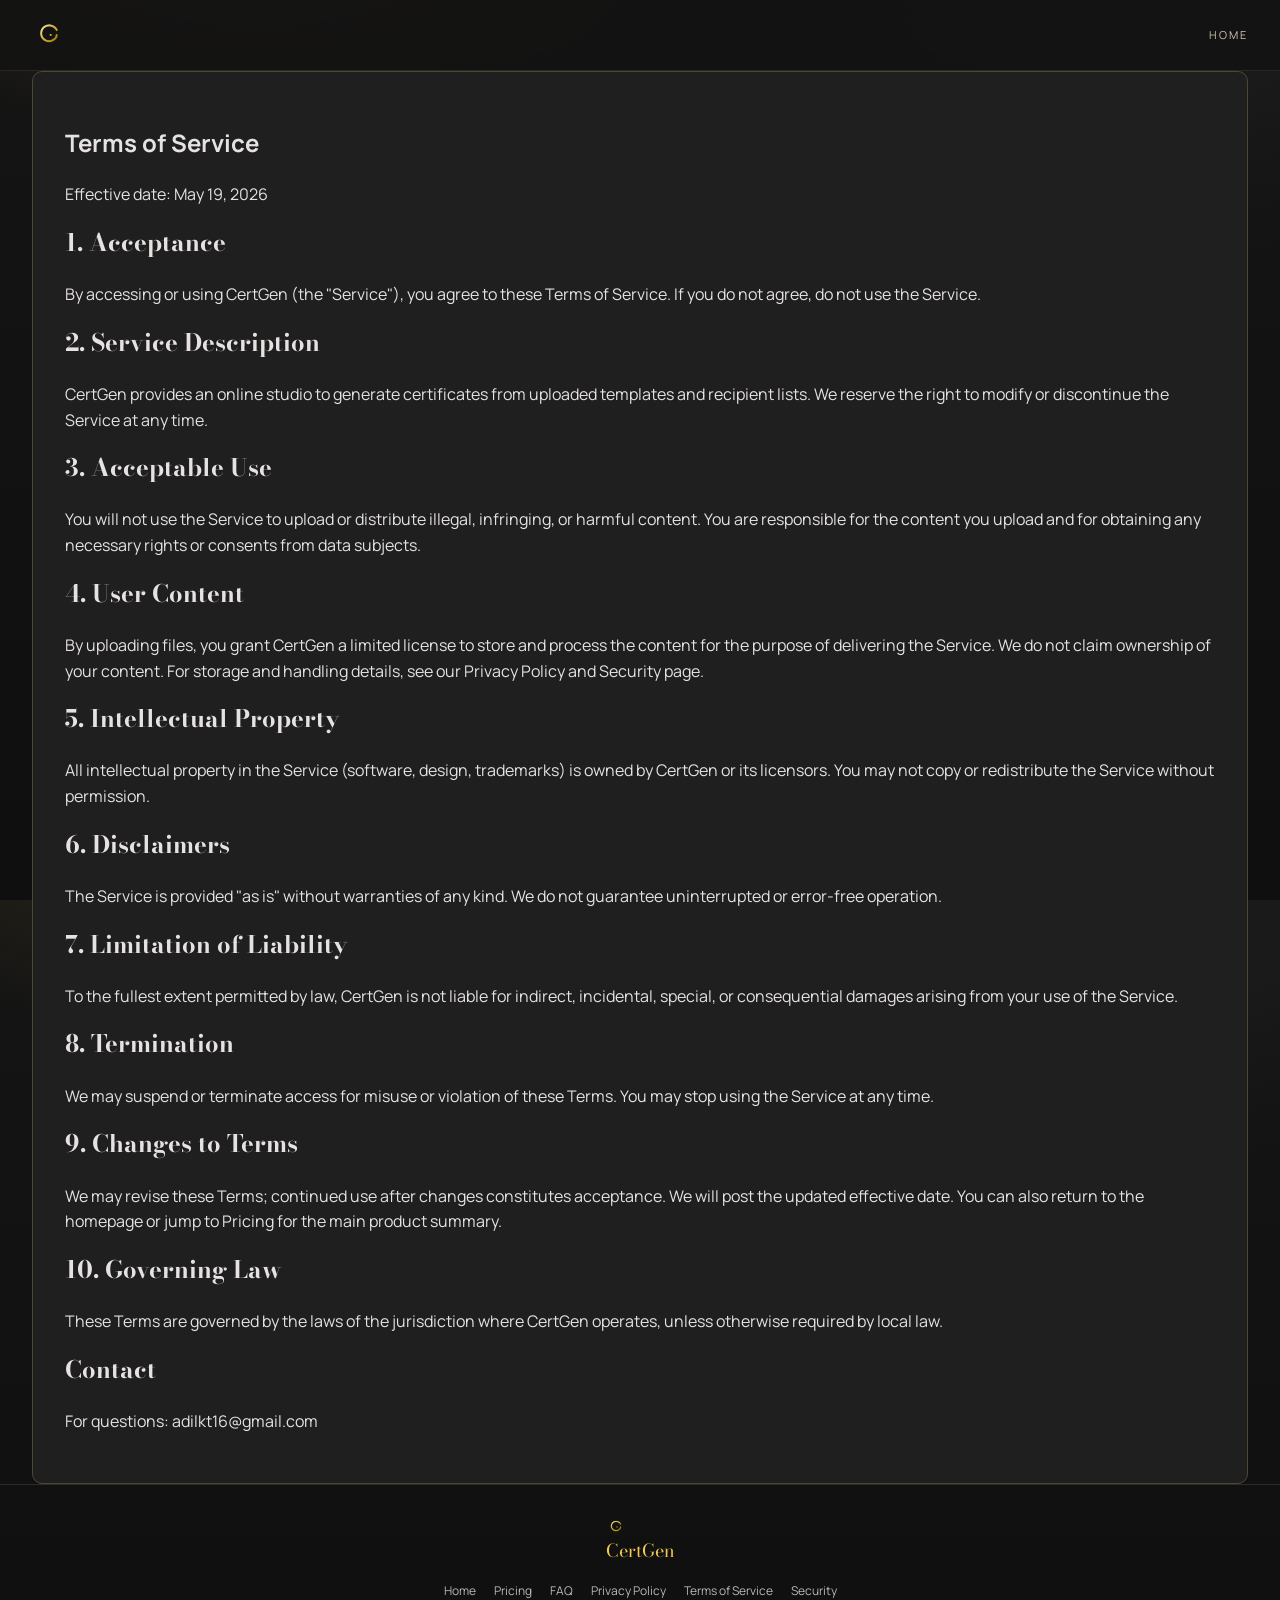
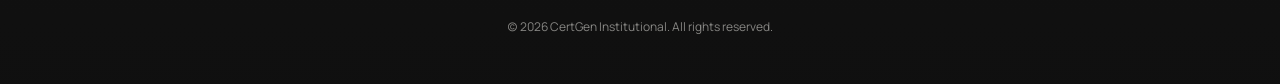
<file: frontend/terms.html>
<!doctype html>
<html lang="en">
  <head>
    <meta charset="utf-8" />
    <meta name="viewport" content="width=device-width,initial-scale=1" />
    <title>Terms of Service | CertGen</title>
    <meta name="description" content="Review the terms for using CertGen, including acceptable use, content rights, disclaimers, and liability limits." />
    <meta name="robots" content="index,follow" />
    <link rel="canonical" href="https://certgen-pro.netlify.app/terms.html" />
    <meta property="og:type" content="website" />
    <meta property="og:site_name" content="CertGen" />
    <meta property="og:title" content="Terms of Service | CertGen" />
    <meta property="og:description" content="Review the terms for using CertGen, including acceptable use, content rights, disclaimers, and liability limits." />
    <meta property="og:url" content="https://certgen-pro.netlify.app/terms.html" />
    <meta property="og:image" content="https://certgen-pro.netlify.app/assets/logo.png" />
    <meta property="twitter:card" content="summary_large_image" />
    <meta property="twitter:title" content="Terms of Service | CertGen" />
    <meta property="twitter:description" content="Review the terms for using CertGen, including acceptable use, content rights, disclaimers, and liability limits." />
    <meta property="twitter:image" content="https://certgen-pro.netlify.app/assets/logo.png" />
    <link rel="preconnect" href="https://fonts.gstatic.com" crossorigin>
    <link href="https://fonts.googleapis.com/css2?family=Bodoni+Moda:wght@400;500;600&family=Manrope:wght@400;500;600&display=swap" rel="stylesheet">
    <link rel="stylesheet" href="css/main.css">
    <link rel="icon" href="assets/favicon.png" type="image/png">
  </head>
  <body>
    <header class="site-header">
      <div class="nav">
        <div class="brand-mark"><a href="index.html"><img src="assets/logo.png" alt="CertGen" class="brand-logo" /></a></div>
        <nav class="nav-links" aria-label="Primary">
          <a href="index.html">Home</a>
        </nav>
      </div>
    </header>

    <main class="page container">
      <section class="card">
        <h1>Terms of Service</h1>
        <p>Effective date: May 19, 2026</p>

        <h2>1. Acceptance</h2>
        <p>By accessing or using CertGen (the "Service"), you agree to these Terms of Service. If you do not agree, do not use the Service.</p>

        <h2>2. Service Description</h2>
        <p>CertGen provides an online studio to generate certificates from uploaded templates and recipient lists. We reserve the right to modify or discontinue the Service at any time.</p>

        <h2>3. Acceptable Use</h2>
        <p>You will not use the Service to upload or distribute illegal, infringing, or harmful content. You are responsible for the content you upload and for obtaining any necessary rights or consents from data subjects.</p>

        <h2>4. User Content</h2>
        <p>By uploading files, you grant CertGen a limited license to store and process the content for the purpose of delivering the Service. We do not claim ownership of your content. For storage and handling details, see our <a href="privacy.html">Privacy Policy</a> and <a href="security.html">Security</a> page.</p>

        <h2>5. Intellectual Property</h2>
        <p>All intellectual property in the Service (software, design, trademarks) is owned by CertGen or its licensors. You may not copy or redistribute the Service without permission.</p>

        <h2>6. Disclaimers</h2>
        <p>The Service is provided "as is" without warranties of any kind. We do not guarantee uninterrupted or error-free operation.</p>

        <h2>7. Limitation of Liability</h2>
        <p>To the fullest extent permitted by law, CertGen is not liable for indirect, incidental, special, or consequential damages arising from your use of the Service.</p>

        <h2>8. Termination</h2>
        <p>We may suspend or terminate access for misuse or violation of these Terms. You may stop using the Service at any time.</p>

        <h2>9. Changes to Terms</h2>
        <p>We may revise these Terms; continued use after changes constitutes acceptance. We will post the updated effective date. You can also return to the <a href="index.html">homepage</a> or jump to <a href="index.html#pricing">Pricing</a> for the main product summary.</p>

        <h2>10. Governing Law</h2>
        <p>These Terms are governed by the laws of the jurisdiction where CertGen operates, unless otherwise required by local law.</p>

        <h2>Contact</h2>
        <p>For questions: <a href="mailto:adilkt16@gmail.com">adilkt16@gmail.com</a></p>
      </section>
    </main>

    <footer class="site-footer">
      <div class="container footer-inner">
        <div class="footer-brand"><img src="assets/logo.png" alt="CertGen" class="footer-logo" /> CertGen</div>
        <div class="footer-links">
  		  <a href="index.html">Home</a>
  		  <a href="index.html#pricing">Pricing</a>
  		  <a href="index.html#faq">FAQ</a>
          <a href="privacy.html">Privacy Policy</a>
          <a href="terms.html">Terms of Service</a>
          <a href="security.html">Security</a>
        </div>
        <div class="footer-note">(c) 2026 CertGen Institutional. All rights reserved.</div>
      </div>
    </footer>

  </body>
</html>
</file>
<file: frontend/css/main.css>
:root {
	--bg: #131313;
	--bg-dim: #0e0e0e;
	--surface: #1c1b1b;
	--surface-2: #201f1f;
	--surface-3: #2a2a2a;
	--surface-4: #353534;
	--text: #e5e2e1;
	--text-muted: #d0c5af;
	--text-weak: #b9b8b4;
	--outline: #4d4635;
	--outline-strong: #99907c;
	--gold: #f2ca50;
	--gold-deep: #d4af37;
	--gold-ink: #3c2f00;
	--paper: #f9f7f2;
	--paper-2: #e8e4d9;
	--shadow-gold: rgba(212, 175, 55, 0.08);
	--radius-sm: 4px;
	--radius-md: 6px;
	--radius-lg: 10px;
	--radius-xl: 16px;
	--container: 1280px;
	--gutter: 32px;
	--gutter-mobile: 16px;
	--font-display: 'Bodoni Moda', serif;
	--font-sans: 'Manrope', sans-serif;
}

* { box-sizing: border-box; }

html, body { height: 100%; }

body {
	margin: 0;
	font-family: var(--font-sans);
	font-size: 16px;
	line-height: 1.6;
	color: var(--text);
	background:
		radial-gradient(800px 400px at 20% -10%, rgba(242, 202, 80, 0.12), transparent 60%),
		radial-gradient(700px 500px at 90% 0%, rgba(255, 255, 255, 0.04), transparent 55%),
		linear-gradient(180deg, #141414 0%, #0f0f0f 100%);
}

a { color: inherit; text-decoration: none; }

img { max-width: 100%; display: block; }

button, input, select, textarea {
	font-family: var(--font-sans);
	color: inherit;
}

.container {
	max-width: var(--container);
	margin: 0 auto;
	padding: 0 var(--gutter);
}

.section-kicker {
	font-size: 11px;
	letter-spacing: 0.18em;
	text-transform: uppercase;
	color: var(--gold);
	margin-bottom: 12px;
}

.section-title {
	font-family: var(--font-display);
	font-size: clamp(28px, 4vw, 48px);
	font-weight: 500;
	margin: 0 0 16px;
}

.section-subtitle {
	color: var(--text-muted);
	max-width: 520px;
	margin: 0;
}

.accent {
	color: var(--gold);
}

.site-header {
	position: sticky;
	top: 0;
	z-index: 50;
	background: rgba(19, 19, 19, 0.88);
	backdrop-filter: blur(8px);
	border-bottom: 1px solid rgba(77, 70, 53, 0.4);
}

.nav {
	max-width: var(--container);
	margin: 0 auto;
	padding: 18px var(--gutter);
	display: flex;
	align-items: center;
	justify-content: space-between;
	gap: 24px;
}

.nav .nav-cta {
	margin-left: 12px;
	padding: 8px 14px;
	font-size: 12px;
	border-radius: 8px;
	height: auto;
}

@media (max-width: 720px) {
    .nav .nav-cta { display: none; }
}

.brand-mark {
	font-family: var(--font-display);
	font-size: 22px;
	letter-spacing: 0.02em;
	color: var(--gold);
}

.brand-mark .brand-logo {
	height: 34px;
	display: block;
}

.sidebar .brand .sidebar-logo {
	height: 40px;
	display: block;
	margin-bottom: 8px;
}

.footer-brand .footer-logo {
	height: 20px;
	vertical-align: middle;
	margin-right: 8px;
}

.nav-links {
	display: flex;
	gap: 24px;
	font-size: 11px;
	text-transform: uppercase;
	letter-spacing: 0.18em;
	color: var(--text-muted);
}

.nav-links a:hover { color: var(--text); }

.page { overflow-x: hidden; }
.page section { scroll-margin-top: 96px; }

.hero {
	padding: 80px 0 48px;
}

.hero-grid {
	display: grid;
	grid-template-columns: minmax(0, 1.1fr) minmax(0, 0.9fr);
	gap: 40px;
	align-items: center;
}

.hero-title {
	font-family: var(--font-display);
	font-size: clamp(42px, 6vw, 64px);
	font-weight: 600;
	line-height: 1.1;
	margin: 0 0 18px;
}

.hero-italic { font-style: italic; }
.hero-accent { color: var(--gold); }

.hero-sub {
	color: var(--text-muted);
	font-size: 18px;
	max-width: 520px;
	margin: 0 0 24px;
}

.hero-actions {
	display: flex;
	gap: 16px;
	flex-wrap: wrap;
	margin-bottom: 16px;
}

.hero-footnote {
	color: var(--text-weak);
	font-size: 13px;
}

.hero-visual {
	position: relative;
	display: grid;
	place-items: center;
	padding: 24px;
}

.visual-frame {
	background: linear-gradient(140deg, rgba(255, 255, 255, 0.06), rgba(0, 0, 0, 0.6));
	border: 1px solid rgba(255, 255, 255, 0.12);
	border-radius: 20px;
	padding: 22px;
	box-shadow: 0 30px 80px rgba(0, 0, 0, 0.45), 0 0 0 1px rgba(242, 202, 80, 0.08);
	transform: rotate(-1.8deg);
}

.visual-glass {
	background: linear-gradient(180deg, rgba(19, 19, 19, 0.9), rgba(10, 10, 10, 0.9));
	border: 1px solid rgba(255, 255, 255, 0.05);
	border-radius: 16px;
	padding: 24px;
	box-shadow: inset 0 0 40px rgba(0, 0, 0, 0.6);
}

.certificate-card {
	background: linear-gradient(180deg, var(--paper) 0%, var(--paper-2) 100%);
	border: 1px solid rgba(153, 144, 124, 0.5);
	border-radius: 12px;
	padding: 24px;
	min-width: 260px;
	min-height: 220px;
	color: #2b2620;
	display: grid;
	gap: 12px;
	box-shadow: 0 24px 40px var(--shadow-gold);
}

.certificate-title {
	font-family: var(--font-display);
	font-size: 16px;
	letter-spacing: 0.1em;
	text-transform: uppercase;
	color: #4f4332;
}

.certificate-name {
	font-family: var(--font-display);
	font-size: 28px;
	font-style: italic;
}

.certificate-line {
	height: 1px;
	background: rgba(79, 67, 50, 0.3);
}

.certificate-body {
	font-size: 12px;
	color: #5c5245;
}

.certificate-signatures {
	display: flex;
	gap: 16px;
	margin-top: auto;
}

.signature {
	height: 20px;
	flex: 1;
	border-bottom: 1px solid rgba(79, 67, 50, 0.4);
}

.ledger-badge {
	position: absolute;
	right: 12px;
	bottom: 8px;
	display: inline-flex;
	align-items: center;
	gap: 8px;
	padding: 8px 12px;
	border-radius: 999px;
	background: rgba(32, 31, 31, 0.9);
	border: 1px solid rgba(77, 70, 53, 0.6);
	font-size: 11px;
	color: var(--text-muted);
}

.ledger-dot {
	width: 18px;
	height: 18px;
	border-radius: 50%;
	background: radial-gradient(circle at 30% 30%, var(--gold), var(--gold-deep));
	box-shadow: 0 0 0 3px rgba(242, 202, 80, 0.2);
}

.feature-section {
	padding: 80px 0;
}

.feature-grid {
	display: grid;
	grid-template-columns: minmax(0, 1.2fr) minmax(0, 0.8fr);
	gap: 24px;
}

.feature-card {
	background: var(--surface-2);
	border: 1px solid var(--outline);
	border-radius: var(--radius-xl);
	padding: 28px;
	color: var(--text);
	box-shadow: 0 24px 40px rgba(0, 0, 0, 0.25);
}

.feature-card.large {
	padding: 32px;
	min-height: 240px;
	display: flex;
	flex-direction: column;
	justify-content: flex-end;
}

.feature-card h2,
.feature-card h3 {
	font-family: var(--font-display);
	margin: 0 0 12px;
}

.feature-card p {
	color: var(--text-muted);
	margin: 0;
}

.faq-section {
	padding: 80px 0;
	border-top: 1px solid rgba(77, 70, 53, 0.3);
	border-bottom: 1px solid rgba(77, 70, 53, 0.3);
	background: radial-gradient(700px 300px at 15% 20%, rgba(242, 202, 80, 0.08), transparent 60%);
}

.faq-grid {
	display: grid;
	grid-template-columns: repeat(2, minmax(0, 1fr));
	gap: 16px;
	margin-top: 28px;
}

.faq-card {
	background: var(--surface-2);
	border: 1px solid var(--outline);
	border-radius: var(--radius-xl);
	padding: 24px;
	box-shadow: 0 24px 40px rgba(0, 0, 0, 0.25);
}

.faq-card h3 {
	font-family: var(--font-display);
	font-size: 20px;
	margin: 0 0 10px;
}

.faq-card p {
	margin: 0;
	color: var(--text-muted);
}

@media (max-width: 900px) {
	.faq-grid {
		grid-template-columns: 1fr;
	}
}

.feature-tag {
	font-size: 10px;
	letter-spacing: 0.2em;
	text-transform: uppercase;
	color: var(--gold);
	margin-bottom: auto;
}

.feature-stack {
	display: grid;
	gap: 16px;
}

.feature-card.gold {
	background: linear-gradient(180deg, #f4d26a 0%, #e2ba4c 100%);
	color: var(--gold-ink);
	border-color: rgba(60, 47, 0, 0.25);
}

.feature-card.gold p { color: #4a3a12; }

.feature-icon {
	width: 32px;
	height: 32px;
	border-radius: 8px;
	border: 1px solid rgba(242, 202, 80, 0.5);
	margin-bottom: 14px;
	position: relative;
}

.feature-icon::after {
	content: "";
	position: absolute;
	inset: 8px;
	border-radius: 4px;
	background: rgba(242, 202, 80, 0.45);
}

.feature-icon.dark {
	border-color: rgba(60, 47, 0, 0.35);
}

.feature-icon.dark::after { background: rgba(60, 47, 0, 0.35); }

.tagline-banner {
	padding: 16px var(--gutter);
	background: transparent;
	text-align: center;
}

.tagline {
	margin: 0;
	font-size: 15px;
	font-weight: 400;
	color: var(--text-muted);
	letter-spacing: 0.01em;
	max-width: 700px;
	margin-left: auto;
	margin-right: auto;
}

@media (max-width: 720px) {
	.tagline {
		font-size: 14px;
	}
}

.workflow-section {
	padding: 48px 0 56px;
	border-bottom: 1px solid rgba(77, 70, 53, 0.4);
	background: radial-gradient(700px 300px at 80% 0%, rgba(242, 202, 80, 0.08), transparent 60%);
}

.process-header {
	display: flex;
	align-items: flex-end;
	justify-content: space-between;
	gap: 24px;
	flex-wrap: wrap;
	margin-bottom: 28px;
}

.process-steps {
	display: grid;
	grid-template-columns: repeat(4, minmax(0, 1fr));
	gap: 16px;
}

.process-step {
	background: var(--surface-2);
	border: 1px solid var(--outline);
	border-radius: var(--radius-lg);
	padding: 16px;
	display: flex;
	gap: 12px;
	align-items: flex-start;
	box-shadow: 0 18px 32px rgba(0, 0, 0, 0.25);
}

.process-num {
	width: 32px;
	height: 32px;
	border-radius: 10px;
	background: var(--gold);
	color: var(--gold-ink);
	display: grid;
	place-items: center;
	font-size: 12px;
	font-weight: 600;
	box-shadow: 0 6px 16px rgba(242, 202, 80, 0.18);
}

.process-title {
	font-family: var(--font-display);
	font-size: 16px;
	margin-bottom: 6px;
}

.process-desc {
	color: var(--text-muted);
	font-size: 12px;
	margin: 0;
}

.cta-section {
	padding: 40px 0 96px;
}

.cta-card {
	background: var(--surface-2);
	border: 1px solid var(--outline);
	border-radius: 20px;
	padding: 48px;
	text-align: center;
	box-shadow: 0 40px 80px rgba(0, 0, 0, 0.3);
}

.cta-card h2 {
	font-family: var(--font-display);
	font-size: clamp(28px, 4vw, 42px);
	margin: 0 0 16px;
}

.cta-card p {
	color: var(--text-muted);
	max-width: 560px;
	margin: 0 auto 24px;
}

.cta-actions {
	display: flex;
	justify-content: center;
	gap: 16px;
	flex-wrap: wrap;
}

.donation-note {
	color: var(--text-muted);
	font-size: 14px;
	margin-top: 8px;
	margin-bottom: 18px;
}

.btn.donate {
	/* Make donation visually prominent while matching brand */
	background: linear-gradient(180deg, var(--gold) 0%, var(--gold-deep) 100%);
	color: var(--gold-ink);
	border-color: var(--gold);
	box-shadow: 0 12px 28px rgba(212, 175, 55, 0.12);
}

.btn.donate:hover {
	background: #f6d66a;
}

.site-footer {
	border-top: 1px solid rgba(77, 70, 53, 0.5);
	padding: 32px 0 48px;
	color: var(--text-weak);
	font-size: 12px;
}

.footer-inner {
	display: grid;
	gap: 16px;
	justify-items: center;
	text-align: center;
}

.footer-brand {
	font-family: var(--font-display);
	color: var(--gold);
	font-size: 18px;
}

.footer-links {
	display: flex;
	gap: 18px;
	flex-wrap: wrap;
	justify-content: center;
}

.footer-note { opacity: 0.7; }

.btn {
	display: inline-flex;
	align-items: center;
	justify-content: center;
	gap: 8px;
	padding: 12px 22px;
	border-radius: var(--radius-sm);
	border: 1px solid rgba(242, 202, 80, 0.6);
	background: transparent;
	color: var(--gold);
	font-size: 12px;
	letter-spacing: 0.12em;
	text-transform: uppercase;
	cursor: pointer;
	transition: all 200ms ease;
}

.btn:hover {
	border-color: var(--gold);
	color: var(--gold-ink);
	background: var(--gold);
}

.btn.primary {
	background: var(--gold);
	color: var(--gold-ink);
	border-color: var(--gold);
}

.btn.primary:hover {
	background: #f6d66a;
}

.btn.ghost {
	background: transparent;
	color: var(--text-muted);
	border-color: rgba(77, 70, 53, 0.6);
}

.btn.ghost:hover {
	color: var(--gold);
	border-color: var(--gold);
	background: rgba(242, 202, 80, 0.12);
}

.btn.secondary {
	background: transparent;
	color: var(--gold);
	border-color: var(--gold);
	font-size: 11px;
	padding: 8px 16px;
}

.btn.secondary:hover {
	background: rgba(242, 202, 80, 0.15);
	color: var(--gold-ink);
	border-color: var(--gold);
}

.app-shell {
	padding: 80px 0 120px;
	border-top: 1px solid rgba(77, 70, 53, 0.4);
	background: radial-gradient(600px 300px at 20% 0%, rgba(242, 202, 80, 0.08), transparent 60%);
}

.app-intro {
	margin-bottom: 32px;
}

.layout {
	display: flex;
	gap: 24px;
	align-items: flex-start;
	padding: 0 var(--gutter);
	max-width: var(--container);
	margin: 0 auto;
}

.sidebar {
	width: 240px;
	background: var(--surface);
	border: 1px solid var(--outline);
	border-radius: var(--radius-lg);
	padding: 24px;
	position: sticky;
	top: 120px;
}

.sidebar .brand {
	color: var(--gold);
	margin-bottom: 18px;
}

.sidebar .brand-icon { font-size: 20px; }
.sidebar .brand-title {
	font-family: var(--font-display);
	font-size: 20px;
	margin-top: 6px;
}

.sidebar .brand-sub {
	font-size: 10px;
	letter-spacing: 0.2em;
	color: var(--text-muted);
}

.side-nav {
	display: flex;
	flex-direction: column;
	gap: 10px;
	margin-top: 16px;
}

.side-item {
	background: transparent;
	border: 1px solid transparent;
	color: var(--text-muted);
	text-align: left;
	padding: 10px 12px;
	border-radius: var(--radius-md);
	cursor: pointer;
	transition: all 200ms ease;
}

.side-item.active,
.side-item:hover {
	border-color: var(--gold);
	color: var(--gold);
	background: rgba(242, 202, 80, 0.08);
}

.side-actions {
	margin-top: 18px;
	display: flex;
	flex-direction: column;
	gap: 10px;
}

.side-actions .btn {
	width: 100%;
}

.content {
	flex: 1;
	min-width: 0;
}

#step-indicator {
	padding: 18px 8px 0 8px;
}

.indicator-line {
	display: flex;
	gap: 14px;
	align-items: center;
}

.indicator-line .marker {
	width: 10px;
	height: 10px;
	border-radius: 3px;
	border: 1px solid rgba(77, 70, 53, 0.8);
	background: transparent;
}

.indicator-line .marker.active {
	background: var(--gold);
	border-color: var(--gold);
}

.indicator-line .marker span { display: none; }

.app-main {
	padding: 24px 8px 80px;
	display: flex;
	flex-direction: column;
	gap: 24px;
}

.step {
	position: relative;
}

.step-number {
	position: absolute;
	font-family: var(--font-display);
	font-size: 140px;
	color: var(--text);
	opacity: 0.04;
	top: -10px;
	left: 0;
	pointer-events: none;
	z-index: 0;
}

.card {
	position: relative;
	z-index: 1;
	border-left: 3px solid var(--gold);
	background: var(--surface-2);
	padding: 32px;
	border-radius: var(--radius-lg);
	border: 1px solid var(--outline);
}

.card h2 {
	font-family: var(--font-display);
	margin-top: 0;
}

.actions { margin-top: 20px; }

.upload-zone {
	border: 1px dashed rgba(232, 228, 217, 0.5);
	padding: 3rem;
	text-align: center;
	cursor: pointer;
	border-radius: var(--radius-md);
	background: rgba(0, 0, 0, 0.2);
}

.upload-zone:hover,
.upload-zone.dragover {
	border-color: var(--gold);
	background: rgba(242, 202, 80, 0.05);
}

.label {
	display: block;
	font-size: 11px;
	text-transform: uppercase;
	letter-spacing: 0.16em;
	color: var(--text-muted);
	margin-bottom: 8px;
}

.info { margin-top: 12px; color: var(--text-muted); font-size: 13px; }

.place-style-grid {
	display: grid;
	grid-template-columns: minmax(0, 1.2fr) minmax(0, 0.8fr);
	gap: 24px;
	align-items: start;
	margin-top: 8px;
}

.style-panel {
	border-left: 1px solid var(--outline);
	padding-left: 24px;
}

.coord-panel {
	display: flex;
	gap: 18px;
	align-items: center;
	margin-top: 8px;
	margin-bottom: 12px;
	flex-wrap: wrap;
}

.coord-item {
	background: rgba(255, 255, 255, 0.02);
	padding: 10px 14px;
	border-radius: var(--radius-md);
	color: var(--text-muted);
	font-size: 13px;
}

.coord-label {
	display: block;
	font-size: 10px;
	text-transform: uppercase;
	color: var(--text-muted);
	margin-right: 6px;
}

.snap-label { color: var(--text-muted); font-size: 13px; }

#live-preview {
	margin-top: 16px;
	background: var(--surface-3);
	border-radius: var(--radius-lg);
	padding: 16px;
	border: 1px solid var(--outline);
}

#preview-canvas {
	max-width: 400px;
	width: 100%;
	border: 1px solid rgba(77, 70, 53, 0.6);
	cursor: crosshair;
	background: rgba(0, 0, 0, 0.4);
}

.preview-controls {
	position: relative;
	margin-top: 10px;
	display: flex;
	gap: 8px;
}

.preview-controls button {
	background: var(--surface);
	border: 1px solid var(--outline);
	color: var(--gold);
	padding: 8px;
	border-radius: var(--radius-sm);
	cursor: pointer;
}

#position-display { margin-top: 8px; color: var(--text-muted); }

.text-toolbar {
	position: relative;
	margin-top: 14px;
	padding: 14px;
	border: 1px solid var(--outline);
	border-radius: var(--radius-md);
	background: var(--surface);
	display: grid;
	grid-template-columns: repeat(3, minmax(0, 1fr));
	gap: 12px;
}

.toolbar-group {
	display: flex;
	flex-direction: column;
	gap: 8px;
}

.toolbar-label {
	font-size: 10px;
	letter-spacing: 0.16em;
	text-transform: uppercase;
	color: var(--text-muted);
}

.toolbar-controls {
	display: flex;
	gap: 8px;
	align-items: center;
	flex-wrap: wrap;
}

.toolbar-btn {
	background: var(--surface-2);
	border: 1px solid var(--outline);
	color: var(--text);
	padding: 8px 12px;
	border-radius: var(--radius-sm);
	cursor: pointer;
	font-size: 12px;
	display: inline-flex;
	align-items: center;
	gap: 6px;
	transition: all 160ms ease;
}

.toolbar-btn:hover {
	border-color: var(--gold);
	color: var(--gold);
	background: rgba(242, 202, 80, 0.08);
}

.toolbar-btn.active {
	border-color: var(--gold);
	color: var(--gold-ink);
	background: var(--gold);
}

.toolbar-icon {
	width: 20px;
	height: 20px;
	border-radius: 6px;
	border: 1px solid rgba(242, 202, 80, 0.4);
	display: grid;
	place-items: center;
	font-family: var(--font-display);
	font-size: 12px;
	color: inherit;
}

.toolbar-text {
	font-size: 12px;
}

.toolbar-size {
	color: var(--text-muted);
	font-size: 13px;
	padding: 0 6px;
}

.controls-row {
	display: flex;
	gap: 16px;
	align-items: flex-end;
	flex-wrap: wrap;
}

.control { flex: 1; min-width: 180px; }

.range-wrap {
	display: flex;
	align-items: center;
	gap: 8px;
}

input[type="range"] { width: 100%; }

.font-cards {
	display: flex;
	flex-wrap: wrap;
	gap: 10px;
	margin-top: 12px;
}

.font-card {
	background: transparent;
	border: 1px solid var(--outline);
	color: var(--text-muted);
	padding: 10px 12px;
	border-radius: var(--radius-md);
	text-align: left;
	cursor: pointer;
	min-width: 160px;
	flex: 1 1 180px;
}

.font-card.active {
	background: var(--gold);
	color: var(--gold-ink);
	border-color: var(--gold);
}

.color-swatches {
	display: flex;
	gap: 8px;
	margin-top: 8px;
}

.color-swatch {
	width: 28px;
	height: 28px;
	border-radius: 6px;
	border: 2px solid rgba(255, 255, 255, 0.04);
	cursor: pointer;
}

.radio-group {
	display: flex;
	gap: 16px;
	flex-wrap: wrap;
	color: var(--text-muted);
}

.radio-group label { display: flex; gap: 8px; align-items: center; }

.format-group {
	display: grid;
	grid-template-columns: repeat(3, minmax(0, 1fr));
	gap: 12px;
}

.format-option {
	position: relative;
	cursor: pointer;
	margin: 0;
}

.format-option input {
	position: absolute;
	op: 10px;
	left: 10px;
	opacity: 0;
	pointer-events: none;
}

.format-card {
	display: flex;
	flex-direction: column;
	gap: 6px;
	padding: 14px 16px;
	border-radius: var(--radius-md);
	border: 1px solid var(--outline);
	background: var(--surface-2);
	color: var(--text);
	transition: all 160ms ease;
	min-height: 74px;
	justify-content: center;
}

.format-title {
	font-family: var(--font-display);
	font-size: 16px;
}

.format-sub {
	font-size: 12px;
	color: var(--text-muted);
}

.format-option input:checked + .format-card {
	border-color: var(--gold);
	background: rgba(242, 202, 80, 0.12);
	box-shadow: 0 12px 24px rgba(0, 0, 0, 0.25);
}

.format-option input:checked + .format-card .format-title {
	color: var(--gold);
}

.format-option input:focus-visible + .format-card {
	outline: 2px solid var(--gold);
	outline-offset: 2px;
}

.format-option:hover .format-card {
	border-color: var(--gold);
}

.output-hint {
	margin-top: 10px;
	font-size: 12px;
	color: var(--text-muted);
}

select, input[type="text"], input[type="color"] {
	background: var(--surface);
	border: 1px solid var(--outline);
	border-radius: var(--radius-sm);
	padding: 10px 12px;
	color: var(--text);
}

select:focus, input:focus {
	outline: 1px solid var(--gold);
}

.preview-header { display: flex; justify-content: space-between; align-items: center; }
.preview-badge {
	background: rgba(255, 255, 255, 0.02);
	border: 1px solid var(--outline);
	padding: 6px 10px;
	border-radius: var(--radius-sm);
	color: var(--text-muted);
	font-size: 12px;
}

.upload-success {
	margin-top: 12px;
	padding: 12px 16px;
	background: linear-gradient(180deg, rgba(201, 168, 76, 0.08), rgba(201, 168, 76, 0.04));
	border: 1px solid rgba(201, 168, 76, 0.18);
	color: var(--gold);
	border-radius: var(--radius-sm);
}

.upload-warning {
	margin-top: 8px;
	padding: 10px 12px;
	background: rgba(139, 58, 58, 0.06);
	border: 1px solid rgba(139, 58, 58, 0.08);
	color: #ffb4ab;
	border-radius: var(--radius-sm);
	font-size: 13px;
}

#preview-table-wrap {
	margin-top: 12px;
	border: 1px solid var(--outline);
	border-radius: var(--radius-md);
	overflow: auto;
	max-height: 240px;
}

#preview-table {
	width: 100%;
	border-collapse: collapse;
	font-size: 13px;
	color: var(--text-muted);
}

#preview-table th,
#preview-table td {
	padding: 12px 14px;
	text-align: left;
	border-bottom: 1px solid rgba(77, 70, 53, 0.4);
}

#preview-table th {
	text-transform: uppercase;
	letter-spacing: 0.12em;
	font-size: 10px;
	color: var(--text);
}

.generate-grid {
	display: grid;
	grid-template-columns: minmax(0, 1fr) minmax(0, 360px);
	gap: 24px;
	align-items: start;
}

.generate-preview-card {
	display: flex;
	flex-direction: column;
	gap: 12px;
}

.generate-preview-card canvas {
	width: 100%;
	max-width: 320px;
	border: 1px solid var(--outline);
}

.preview-caption { color: var(--text-muted); font-size: 12px; }

.big-cta { padding: 14px 20px; font-size: 14px; }

.progress-hero {
	margin-top: 16px;
	padding: 18px;
	background: linear-gradient(180deg, rgba(255, 255, 255, 0.02), rgba(255, 255, 255, 0.01));
	border: 1px solid var(--outline);
	border-radius: var(--radius-lg);
}

.hero-badges {
	display: flex;
	gap: 12px;
	align-items: center;
	margin-bottom: 12px;
	flex-wrap: wrap;
}

.badge {
	background: rgba(255, 255, 255, 0.02);
	padding: 8px 12px;
	border-radius: var(--radius-sm);
	border: 1px solid var(--outline);
	color: var(--text-muted);
	font-size: 13px;
}

.files-badge { color: var(--text); }

.hero-percent {
	font-size: 48px;
	color: var(--gold);
	font-family: var(--font-display);
	margin-bottom: 8px;
}

.hero-status { color: var(--text-muted); font-size: 13px; }

.traffic-warning {
	margin-top: 10px;
	display: inline-flex;
	align-items: center;
	gap: 8px;
	padding: 8px 12px;
	border-radius: 999px;
	background: rgba(242, 202, 80, 0.12);
	border: 1px solid rgba(242, 202, 80, 0.28);
	color: var(--gold);
	font-size: 12px;
	font-weight: 600;
	letter-spacing: 0.01em;
}

.progress { margin-top: 16px; }

.progress-outer {
	width: 100%;
	height: 12px;
	border-radius: 6px;
	background: transparent;
	border: 1px solid var(--outline);
	overflow: hidden;
}

.progress-inner { height: 100%; background: var(--gold); width: 0; }

.progress-text { margin-top: 8px; color: var(--text-muted); }

.success { color: #9ad0a5; margin-bottom: 8px; }

.modal {
	position: fixed;
	inset: 0;
	display: none;
	align-items: center;
	justify-content: center;
	background: rgba(0, 0, 0, 0.6);
	z-index: 9999;
}

.modal.active { display: flex; }

.modal .modal-card {
	background: #111;
	padding: 16px;
	border-radius: var(--radius-md);
	border: 1px solid var(--outline);
}

.modal canvas { max-width: 90vw; max-height: 90vh; display: block; }

@media (max-width: 1100px) {
	.hero-grid { grid-template-columns: 1fr; }
	.hero-visual { order: -1; }
	.feature-grid { grid-template-columns: 1fr; }
	.process-steps { grid-template-columns: repeat(2, minmax(0, 1fr)); }
}

@media (max-width: 900px) {
	.nav-links { display: none; }
	.hero { padding-top: 60px; }
	.layout {
		flex-direction: column;
		padding: 0 var(--gutter-mobile);
	}
	.sidebar {
		width: 100%;
		position: static;
	}
	.place-style-grid { grid-template-columns: 1fr; }
	.style-panel { border-left: 0; padding-left: 0; margin-top: 16px; }
	.controls-row { flex-direction: column; align-items: stretch; }
	.text-toolbar { grid-template-columns: repeat(2, minmax(0, 1fr)); }
	.format-group { grid-template-columns: repeat(2, minmax(0, 1fr)); }
	.generate-grid { grid-template-columns: 1fr; }
}

@media (max-width: 700px) {
	.container { padding: 0 var(--gutter-mobile); }
	.process-header { flex-direction: column; align-items: flex-start; }
	.process-steps { grid-template-columns: 1fr; }
	.cta-card { padding: 32px 24px; }
	.hero-actions { flex-direction: column; align-items: flex-start; }
	.text-toolbar { grid-template-columns: 1fr; }
	.format-group { grid-template-columns: 1fr; }
}
</file>
